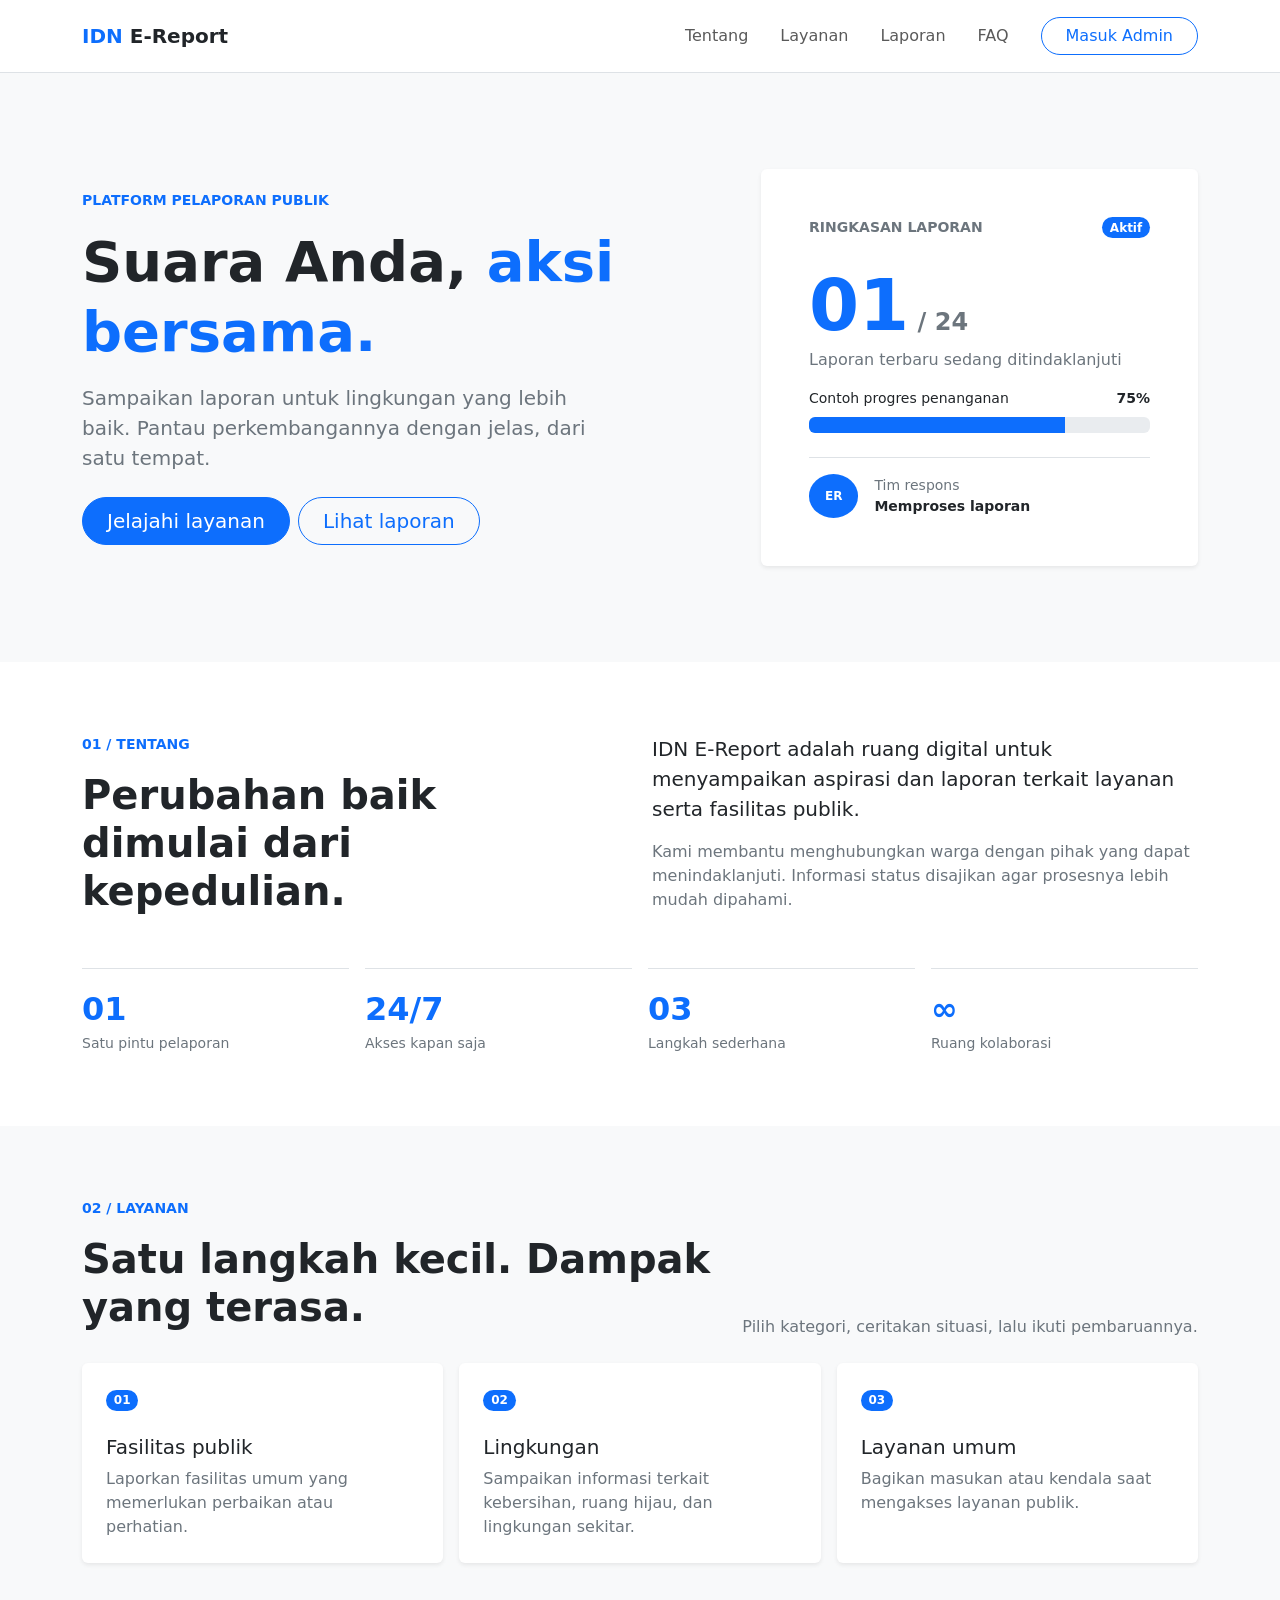
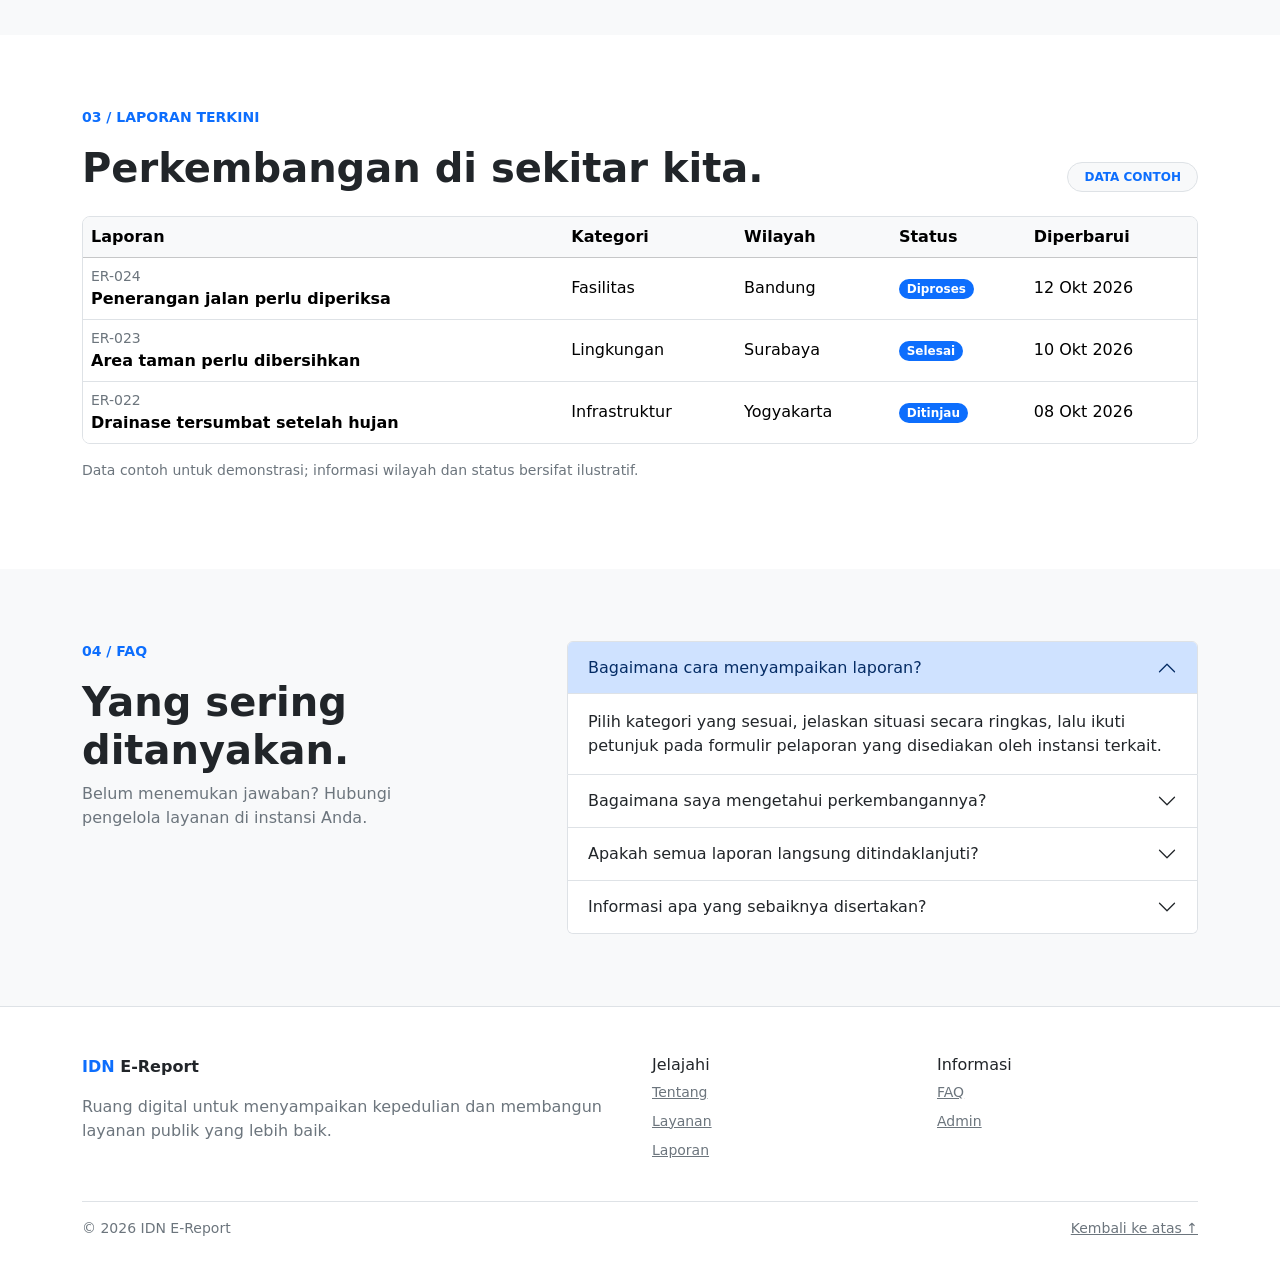
<file: index.html>
<!doctype html>
<html lang="id">
<head>
  <meta charset="utf-8">
  <meta name="viewport" content="width=device-width, initial-scale=1">
  <meta name="description" content="IDN E-Report membantu warga menyampaikan laporan dan mengikuti perkembangannya.">
  <title>IDN E-Report — Laporan untuk Perubahan</title>
  <link href="https://cdn.jsdelivr.net/npm/bootstrap@5.3.8/dist/css/bootstrap.min.css" rel="stylesheet" integrity="sha384-sRIl4kxILFvY47J16cr9ZwB07vP4J8+LH7qKQnuqkuIAvNWLzeN8tE5YBujZqJLB" crossorigin="anonymous">
</head>
<body class="text-dark">
  <a class="visually-hidden-focusable position-absolute top-0 start-0 p-3 bg-white" href="#main-content">Lewati ke konten utama</a>
  <nav class="navbar navbar-expand-lg bg-white border-bottom sticky-top" aria-label="Navigasi utama">
    <div class="container py-2">
      <a class="navbar-brand fw-bold text-primary" href="#home">IDN <span class="text-dark">E-Report</span></a>
      <button class="navbar-toggler" type="button" data-bs-toggle="collapse" data-bs-target="#navigation" aria-controls="navigation" aria-expanded="false" aria-label="Buka navigasi"><span class="navbar-toggler-icon"></span></button>
      <div class="collapse navbar-collapse" id="navigation">
        <ul class="navbar-nav ms-auto align-items-lg-center gap-lg-3">
          <li class="nav-item"><a class="nav-link" href="#about">Tentang</a></li>
          <li class="nav-item"><a class="nav-link" href="#services">Layanan</a></li>
          <li class="nav-item"><a class="nav-link" href="#reports">Laporan</a></li>
          <li class="nav-item"><a class="nav-link" href="#faq">FAQ</a></li>
          <li class="nav-item ms-lg-2"><a class="btn btn-outline-primary rounded-pill px-4" href="dashboard.html">Masuk Admin</a></li>
        </ul>
      </div>
    </div>
  </nav>

  <main id="main-content">
    <header id="home" class="bg-light py-5">
      <div class="container py-lg-5">
        <div class="row align-items-center g-5">
          <div class="col-lg-6">
            <p class="text-primary fw-semibold text-uppercase small">Platform pelaporan publik</p>
            <h1 class="display-4 fw-bold lh-sm">Suara Anda, <span class="text-primary">aksi bersama.</span></h1>
            <p class="lead text-secondary mt-3">Sampaikan laporan untuk lingkungan yang lebih baik. Pantau perkembangannya dengan jelas, dari satu tempat.</p>
            <div class="d-flex flex-wrap gap-2 mt-4">
              <a class="btn btn-primary btn-lg rounded-pill px-4" href="#services">Jelajahi layanan</a>
              <a class="btn btn-outline-primary btn-lg rounded-pill px-4" href="#reports">Lihat laporan</a>
            </div>
          </div>
          <div class="col-lg-5 offset-lg-1">
            <div class="card border-0 shadow-sm">
              <div class="card-body p-4 p-md-5">
                <div class="d-flex justify-content-between align-items-center"><span class="small text-secondary fw-semibold">RINGKASAN LAPORAN</span><span class="badge rounded-pill text-bg-primary">Aktif</span></div>
                <p class="display-2 fw-bold text-primary mb-0 mt-4">01<span class="fs-4 text-secondary"> / 24</span></p>
                <p class="text-secondary">Laporan terbaru sedang ditindaklanjuti</p>
                <div class="d-flex justify-content-between small mb-2"><span>Contoh progres penanganan</span><span class="fw-semibold">75%</span></div>
                <div class="progress" role="progressbar" aria-label="Contoh progres penanganan" aria-valuenow="75" aria-valuemin="0" aria-valuemax="100"><div class="progress-bar w-75"></div></div>
                <div class="border-top mt-4 pt-3 d-flex align-items-center gap-3"><span class="badge rounded-circle text-bg-primary p-3">ER</span><span class="small text-secondary">Tim respons<br><strong class="text-dark">Memproses laporan</strong></span></div>
              </div>
            </div>
          </div>
        </div>
      </div>
    </header>

    <section class="py-5" id="about">
      <div class="container py-lg-4">
        <div class="row g-4 align-items-start">
          <div class="col-lg-5"><p class="text-primary fw-semibold text-uppercase small">01 / Tentang</p><h2 class="display-6 fw-bold">Perubahan baik dimulai dari kepedulian.</h2></div>
          <div class="col-lg-6 offset-lg-1"><p class="fs-5">IDN E-Report adalah ruang digital untuk menyampaikan aspirasi dan laporan terkait layanan serta fasilitas publik.</p><p class="text-secondary">Kami membantu menghubungkan warga dengan pihak yang dapat menindaklanjuti. Informasi status disajikan agar prosesnya lebih mudah dipahami.</p></div>
        </div>
        <div class="row row-cols-2 row-cols-md-4 g-3 mt-4">
          <div class="col"><div class="border-top pt-3"><strong class="fs-2 text-primary">01</strong><p class="small text-secondary mb-0">Satu pintu pelaporan</p></div></div>
          <div class="col"><div class="border-top pt-3"><strong class="fs-2 text-primary">24/7</strong><p class="small text-secondary mb-0">Akses kapan saja</p></div></div>
          <div class="col"><div class="border-top pt-3"><strong class="fs-2 text-primary">03</strong><p class="small text-secondary mb-0">Langkah sederhana</p></div></div>
          <div class="col"><div class="border-top pt-3"><strong class="fs-2 text-primary">∞</strong><p class="small text-secondary mb-0">Ruang kolaborasi</p></div></div>
        </div>
      </div>
    </section>

    <section class="bg-light py-5" id="services">
      <div class="container py-lg-4">
        <div class="row align-items-end g-3 mb-4"><div class="col-lg-7"><p class="text-primary fw-semibold text-uppercase small">02 / Layanan</p><h2 class="display-6 fw-bold">Satu langkah kecil. Dampak yang terasa.</h2></div><div class="col-lg-5"><p class="text-secondary mb-0">Pilih kategori, ceritakan situasi, lalu ikuti pembaruannya.</p></div></div>
        <div class="row g-3">
          <div class="col-md-6 col-lg-4"><article class="card h-100 border-0 shadow-sm"><div class="card-body p-4"><span class="badge text-bg-primary rounded-pill mb-4">01</span><h3 class="h5">Fasilitas publik</h3><p class="text-secondary mb-0">Laporkan fasilitas umum yang memerlukan perbaikan atau perhatian.</p></div></article></div>
          <div class="col-md-6 col-lg-4"><article class="card h-100 border-0 shadow-sm"><div class="card-body p-4"><span class="badge text-bg-primary rounded-pill mb-4">02</span><h3 class="h5">Lingkungan</h3><p class="text-secondary mb-0">Sampaikan informasi terkait kebersihan, ruang hijau, dan lingkungan sekitar.</p></div></article></div>
          <div class="col-md-6 col-lg-4"><article class="card h-100 border-0 shadow-sm"><div class="card-body p-4"><span class="badge text-bg-primary rounded-pill mb-4">03</span><h3 class="h5">Layanan umum</h3><p class="text-secondary mb-0">Bagikan masukan atau kendala saat mengakses layanan publik.</p></div></article></div>
        </div>
      </div>
    </section>

    <section class="py-5" id="reports">
      <div class="container py-lg-4">
        <div class="d-flex flex-wrap justify-content-between align-items-end gap-3 mb-4"><div><p class="text-primary fw-semibold text-uppercase small">03 / Laporan terkini</p><h2 class="display-6 fw-bold mb-0">Perkembangan di sekitar kita.</h2></div><span class="badge rounded-pill text-bg-light border text-primary px-3 py-2">DATA CONTOH</span></div>
        <div class="table-responsive border rounded-3">
          <table class="table table-hover align-middle mb-0">
            <caption class="visually-hidden">Contoh laporan publik dan status penanganannya</caption>
            <thead class="table-light"><tr><th scope="col">Laporan</th><th scope="col">Kategori</th><th scope="col">Wilayah</th><th scope="col">Status</th><th scope="col">Diperbarui</th></tr></thead>
            <tbody>
              <tr><td><span class="small text-secondary d-block">ER-024</span><strong>Penerangan jalan perlu diperiksa</strong></td><td>Fasilitas</td><td>Bandung</td><td><span class="badge rounded-pill text-bg-primary">Diproses</span></td><td>12 Okt 2026</td></tr>
              <tr><td><span class="small text-secondary d-block">ER-023</span><strong>Area taman perlu dibersihkan</strong></td><td>Lingkungan</td><td>Surabaya</td><td><span class="badge rounded-pill text-bg-primary">Selesai</span></td><td>10 Okt 2026</td></tr>
              <tr><td><span class="small text-secondary d-block">ER-022</span><strong>Drainase tersumbat setelah hujan</strong></td><td>Infrastruktur</td><td>Yogyakarta</td><td><span class="badge rounded-pill text-bg-primary">Ditinjau</span></td><td>08 Okt 2026</td></tr>
            </tbody>
          </table>
        </div>
        <p class="small text-secondary mt-3">Data contoh untuk demonstrasi; informasi wilayah dan status bersifat ilustratif.</p>
      </div>
    </section>

    <section class="bg-light py-5" id="faq">
      <div class="container py-lg-4">
        <div class="row g-5"><div class="col-lg-4"><p class="text-primary fw-semibold text-uppercase small">04 / FAQ</p><h2 class="display-6 fw-bold">Yang sering ditanyakan.</h2><p class="text-secondary">Belum menemukan jawaban? Hubungi pengelola layanan di instansi Anda.</p></div>
          <div class="col-lg-7 offset-lg-1"><div class="accordion" id="faqAccordion">
            <div class="accordion-item"><h3 class="accordion-header"><button class="accordion-button" type="button" data-bs-toggle="collapse" data-bs-target="#faqOne" aria-expanded="true" aria-controls="faqOne">Bagaimana cara menyampaikan laporan?</button></h3><div id="faqOne" class="accordion-collapse collapse show" data-bs-parent="#faqAccordion"><div class="accordion-body">Pilih kategori yang sesuai, jelaskan situasi secara ringkas, lalu ikuti petunjuk pada formulir pelaporan yang disediakan oleh instansi terkait.</div></div></div>
            <div class="accordion-item"><h3 class="accordion-header"><button class="accordion-button collapsed" type="button" data-bs-toggle="collapse" data-bs-target="#faqTwo" aria-expanded="false" aria-controls="faqTwo">Bagaimana saya mengetahui perkembangannya?</button></h3><div id="faqTwo" class="accordion-collapse collapse" data-bs-parent="#faqAccordion"><div class="accordion-body">Gunakan nomor referensi laporan yang diberikan setelah pengiriman untuk melihat pembaruan status, jika fitur pelacakan tersedia pada instansi Anda.</div></div></div>
            <div class="accordion-item"><h3 class="accordion-header"><button class="accordion-button collapsed" type="button" data-bs-toggle="collapse" data-bs-target="#faqThree" aria-expanded="false" aria-controls="faqThree">Apakah semua laporan langsung ditindaklanjuti?</button></h3><div id="faqThree" class="accordion-collapse collapse" data-bs-parent="#faqAccordion"><div class="accordion-body">Setiap laporan perlu ditinjau terlebih dahulu. Waktu dan langkah tindak lanjut bergantung pada jenis laporan serta kewenangan instansi terkait.</div></div></div>
            <div class="accordion-item"><h3 class="accordion-header"><button class="accordion-button collapsed" type="button" data-bs-toggle="collapse" data-bs-target="#faqFour" aria-expanded="false" aria-controls="faqFour">Informasi apa yang sebaiknya disertakan?</button></h3><div id="faqFour" class="accordion-collapse collapse" data-bs-parent="#faqAccordion"><div class="accordion-body">Sertakan lokasi, waktu, dan uraian yang jelas. Tambahkan foto jika diminta dan pastikan informasi yang dibagikan relevan dengan laporan.</div></div></div>
          </div></div>
        </div>
      </div>
    </section>
  </main>

  <footer class="py-5 border-top">
    <div class="container"><div class="row g-4"><div class="col-lg-6"><a class="navbar-brand fw-bold text-primary" href="#home">IDN <span class="text-dark">E-Report</span></a><p class="text-secondary mt-3 mb-0">Ruang digital untuk menyampaikan kepedulian dan membangun layanan publik yang lebih baik.</p></div><div class="col-6 col-lg-3"><h2 class="h6">Jelajahi</h2><ul class="list-unstyled small"><li class="mb-2"><a class="link-secondary" href="#about">Tentang</a></li><li class="mb-2"><a class="link-secondary" href="#services">Layanan</a></li><li class="mb-2"><a class="link-secondary" href="#reports">Laporan</a></li></ul></div><div class="col-6 col-lg-3"><h2 class="h6">Informasi</h2><ul class="list-unstyled small"><li class="mb-2"><a class="link-secondary" href="#faq">FAQ</a></li><li class="mb-2"><a class="link-secondary" href="admin/dashboard.html">Admin</a></li></ul></div></div><div class="border-top mt-4 pt-3 d-flex flex-wrap justify-content-between gap-2 small text-secondary"><span>© 2026 IDN E-Report</span><a class="link-secondary" href="#home">Kembali ke atas ↑</a></div></div>
  </footer>
  <script src="https://cdn.jsdelivr.net/npm/bootstrap@5.3.8/dist/js/bootstrap.bundle.min.js" integrity="sha384-FKyoEForCGlyvwx9Hj09JcYn3nv7wiPVlz7YYwJrWVcXK/BmnVDxM+D2scQbITxI" crossorigin="anonymous"></script>
</body>
</html>
</file>
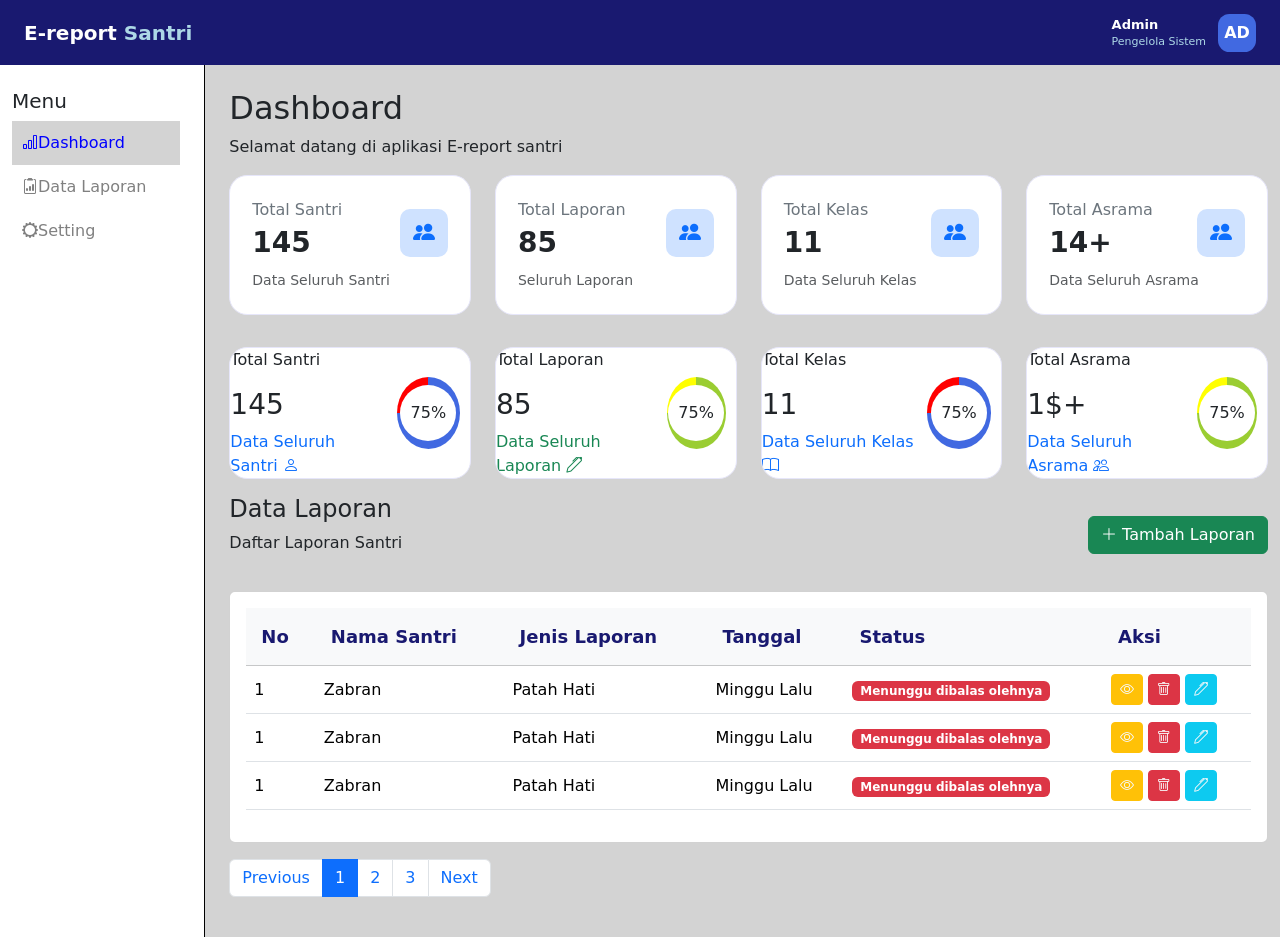
<file: dashboard.html>
<!DOCTYPE html>
<html lang="en">
<head>
    <meta charset="UTF-8">
    <meta name="viewport" content="width=device-width, initial-scale=1.0">
    <title>Document</title>
 <!-- Menggunakan CDN Bootstrap (Online) agar langsung jalan -->
    <link href="https://cdn.jsdelivr.net/npm/bootstrap@5.3.3/dist/css/bootstrap.min.css" rel="stylesheet">
    <!-- Bootstrap Icons CDN -->
    <link rel="stylesheet" href="https://cdn.jsdelivr.net/npm/bootstrap-icons@1.11.3/font/bootstrap-icons.min.css">
    <link rel="stylesheet" href="style.css">
</head>
<body>
    
    <nav class="navbar topbar px-4">
        <span class="navbar-brand text-white  fw-bold ">E-report <span class="brand-light">Santri</span> </span>
            <div class="admin-profile">
                <div>
                    <span>Admin</span>
                    <small>Pengelola Sistem</small>
                </div>
                <div class="admin-avatar">AD</div>
            </div>
    </nav>
    <div class="row">
        <aside class="sidebar col-lg-2 p-4">
            <h5>Menu</h5>
            <a href="dashboard.html" class="menu-link active"><i class="bi bi-bar-chart"></i>Dashboard</a>
            <a href="statistik.html" class="menu-link "><i class="bi bi-clipboard2-data"></i>Data Laporan</a>
            <a href="settings.html" class="menu-link"><i class="bi bi-gear-wide"></i>Setting</a>
        </aside>
        <main class="col-lg-10 p-4">
            <h2>Dashboard</h2>
            <p>Selamat datang di aplikasi E-report santri</p>
            <div class="row">

                <!-- Card 1 -->
                <div class="col-lg-3">
                    <div class="card stat-card h-100">
                        <div class="card-body">
                        <div class="d-flex justify-content-between align-items-center">
                            <div>
                                <p class="text-secondary mb-1">Total Santri</p>
                                <h3 class="fw-bold">145</h3>
                            </div>

                            <div class="stat-icon bg-primary-subtle text-primary">
                                <i class="bi bi-people-fill"></i>
                            </div>
                        </div>
                        <small class="text-muted"> Data Seluruh Santri</small>
                    </div>
                    </div>
                </div>
                <!-- End Card 1 -->

                <!-- Card 2 -->
                <div class="col-lg-3">
                    <div class="card stat-card h-100">
                        <div class="card-body">
                        <div class="d-flex justify-content-between align-items-center">
                            <div>
                                <p class="text-secondary mb-1">Total Laporan</p>
                                <h3 class="fw-bold">85</h3>
                            </div>

                            <div class="stat-icon bg-primary-subtle text-primary">
                                <i class="bi bi-people-fill"></i>
                            </div>
                        </div>
                        <small class="text-muted"> Seluruh Laporan</small>
                    </div>
                    </div>
                </div>
                <!-- End Card 2 -->

                <!-- Card 3 -->
                <div class="col-lg-3">
                    <div class="card stat-card h-100">
                        <div class="card-body">
                        <div class="d-flex justify-content-between align-items-center">
                            <div>
                                <p class="text-secondary mb-1">Total Kelas</p>
                                <h3 class="fw-bold">11</h3>
                            </div>

                            <div class="stat-icon bg-primary-subtle text-primary">
                                <i class="bi bi-people-fill"></i>
                            </div>
                        </div>
                        <small class="text-muted"> Data Seluruh Kelas</small>
                    </div>
                    </div>
                </div>
                <!-- End Card 3 -->

                <!-- Card 4 -->
                <div class="col-lg-3">
                    <div class="card stat-card h-100">
                        <div class="card-body">
                        <div class="d-flex justify-content-between align-items-center">
                            <div>
                                <p class="text-secondary mb-1">Total Asrama</p>
                                <h3 class="fw-bold">14+</h3>
                            </div>

                            <div class="stat-icon bg-primary-subtle text-primary">
                                <i class="bi bi-people-fill"></i>
                            </div>
                        </div>
                        <small class="text-muted"> Data Seluruh Asrama</small>
                    </div>
                    </div>
                </div>
                <!-- End Card 4 -->
            </div>

            <div class="row g-4 mt-2">

                <!-- card-stat-1 -->

                <div class="col-lg-3">
                    <div class="card stat-card">
                        <div class="stat-atas">
                            <div>
                                <p>Total Santri</p>
                                <h3>145</h3>
                                <span class="stat-keterangan text-primary">
                                    Data Seluruh Santri
                                    <i class="bi bi-person"></i>
                                </span>
                            </div>
                            <div class="lingkaran-progres progres-biru">
                                <div class="isi-lingkaran"> 75% <span></span>
                                </div>
                            </div>
                            <div class="garis-progres">
                                <div class="isi-garis garis-biru">
                                    
                                </div>
                            </div>
                        </div>
                    </div>  
                </div>

                 <!-- end card-stat-1 -->

                <!-- card-stat-2 -->

                <div class="col-lg-3">
                    <div class="card stat-card">
                        <div class="stat-atas">
                            <div>
                                <p>Total Laporan</p>
                                <h3>85</h3>
                                <span class="stat-keterangan text-success">
                                    Data Seluruh Laporan
                                    <i class="bi bi-pen"></i>
                                </span>
                            </div>
                            <div class="lingkaran-progres progres-hijau">
                                <div class="isi-lingkaran"> 75% <span></span>
                                </div>
                            </div>
                            <div class="garis-progres">
                                <div class="isi-garis garis-hijau">
                                    
                                </div>
                            </div>
                        </div>
                    </div>  
                </div>

                 <!-- end card-stat-2 -->

                <!-- card-stat-3 -->

                <div class="col-lg-3">
                    <div class="card stat-card">
                        <div class="stat-atas">
                            <div>
                                <p>Total Kelas</p>
                                <h3>11</h3>
                                <span class="stat-keterangan text-primary">
                                    Data Seluruh Kelas
                                    <i class="bi bi-book"></i>
                                </span>
                            </div>
                            <div class="lingkaran-progres progres-biru">
                                <div class="isi-lingkaran"> 75% <span></span>
                                </div>
                            </div>
                            <div class="garis-progres">
                                <div class="isi-garis garis-biru">
                                    
                                </div>
                            </div>
                        </div>
                    </div>  
                </div>

                 <!-- end card-stat-1 -->

                <!-- card-stat-4 -->

                <div class="col-lg-3">
                    <div class="card stat-card">
                        <div class="stat-atas">
                            <div>
                                <p>Total Asrama</p>
                                <h3>1$+</h3>
                                <span class="stat-keterangan text-primary">
                                    Data Seluruh Asrama
                                    <i class="bi bi-people"></i>
                                </span>
                            </div>
                            <div class="lingkaran-progres progres-hijau">
                                <div class="isi-lingkaran"> 75% <span></span>
                                </div>
                            </div>
                            <div class="garis-progres">
                                <div class="isi-garis garis-hijau">
                                    
                                </div>
                            </div>
                        </div>
                    </div>  
                </div>

                 <!-- end-card-stat-4 -->

            </div>

            <div class="mt-3">
                <div class="d-flex justify-content-between align-items-center mb-3">
                    <div class="judul-bagian mb-1">
                        <h4>Data Laporan</h4>
                        <p>Daftar Laporan Santri</p>
                    </div>
                    <button class="btn btn-success"> <i class="bi bi-plus-lg"></i> Tambah Laporan</button>
                </div>


                <div class="card tabel-laporan">
                    <div class="card-body">
                        <div class="table-responsive">
                    <table class="table table-hover align-middle">
                        <thead class="table-light">
                            <tr>
                                <th>No</th>
                                <th>Nama Santri</th>
                                <th>Jenis Laporan</th>
                                <th>Tanggal</th>
                                <th>Status</th>
                                <th>Aksi</th>
                            </tr>
                        </thead>
                        <tbody>
                            <tr>
                                <td>1</td>
                                <td>Zabran</td>
                                <td>Patah Hati</td>
                                <td>Minggu Lalu</td>
                                <td> <span class="badge text-bg-danger">Menunggu dibalas olehnya</span></td>
                                <td>
                                    <button class="btn btn-sm btn-warning text-light"><i class="bi bi-eye"></i></button>
                                    <button class="btn btn-sm btn-danger text-light"><i class="bi bi-trash"></i></button>
                                    <button class="btn btn-sm btn-info text-light"><i class="bi bi-pen"></i></button>
                                </td>
                            </tr>
                        </tbody>

                        <tbody>
                            <tr>
                                <td>1</td>
                                <td>Zabran</td>
                                <td>Patah Hati</td>
                                <td>Minggu Lalu</td>
                                <td> <span class="badge text-bg-danger">Menunggu dibalas olehnya</span></td>
                                <td>
                                    <button class="btn btn-sm btn-warning text-light"><i class="bi bi-eye"></i></button>
                                    <button class="btn btn-sm btn-danger text-light"><i class="bi bi-trash"></i></button>
                                    <button class="btn btn-sm btn-info text-light"><i class="bi bi-pen"></i></button>
                                </td>
                            </tr>
                        </tbody>

                        <tbody>
                            <tr>
                                <td>1</td>
                                <td>Zabran</td>
                                <td>Patah Hati</td>
                                <td>Minggu Lalu</td>
                                <td> <span class="badge text-bg-danger">Menunggu dibalas olehnya</span></td>
                                <td>
                                    <button class="btn btn-sm btn-warning text-light"><i class="bi bi-eye"></i></button>
                                    <button class="btn btn-sm btn-danger text-light"><i class="bi bi-trash"></i></button>
                                    <button class="btn btn-sm btn-info text-light"><i class="bi bi-pen"></i></button>
                                </td>
                            </tr>
                        </tbody>

                    </table>
                </div>
                    </div>
                </div>
                

            </div>

            <ul class="pagination mt-3">
                <li class="page-item"><a href="" class="page-link">Previous</a></li>
                <li class="page-item"><a href="" class="page-link active">1</a></li>
                <li class="page-item"><a href="" class="page-link">2</a></li>
                <li class="page-item"><a href="" class="page-link">3</a></li>
                <li class="page-item"><a href="" class="page-link">Next</a></li>
            </ul>

        </main>
    </div>


    <script src="bootstrap/js/bootstrap.bundle.min.js"></script>

</body>
</html>
</file>
<file: style.css>
body {
    background-color: lightgrey;
    overflow-x: hidden;
}

    /* Syle Navbar  */
.topbar {
    background-color: midnightblue;
    min-height: 65px;

}

.brand-light {
    color: lightblue;
}

.admin-profile {
    display: flex;
    color: white;
    align-items: center;
    gap: 12px;
}

.admin-profile span, .admin-profile small {
    display: block;
}

.admin-profile span {
    font-size: 13px;
    font-weight: bold;
}

.admin-profile small {
    color: lightblue;
    font-size: 11px;
}

.admin-avatar {
    background-color: royalblue;
    color: white;
    width: 38px;
    height: 38px;
    display: flex;
    align-items: center;
    justify-content: center;
    border-radius: 30%;
    font-weight: bold;
}

    /* Style Sidebar */
.sidebar {
    background-color: white;
    min-height: calc(100vh - 65px);
    border-right: 1px solid black;
    display: flex;
    flex-direction: column;
}

.menu-link {
    text-decoration: none;
    color: gray;
    padding: 10px;
}

.menu-link.active {
    background-color: lightgray;
    color: blue;
}

/* Style stat */

.stat-card{
    border: none;
    border-radius: 35px;
    transition: 0.5s;
}

.stat-card:hover{
    transform: translateY(-5px);
    box-shadow: 0px 8px 20px black;
}

.stat-icon{
    width: 48px;
    height: 48px;
    border-radius: 10px;
    background-color: lightgray;
    display: flex;
    justify-content: center;
    align-items: center;
    font-size: 22px;
}

.tabel-laporan thead th{
    color: midnightblue;
    white-space: nowrap;
    font-size: 18px;
    padding: 15px;
}

/* Style Stats */

.stat-card{
    border: 1px solid lavender;
    border-radius: 18px;
    overflow: hidden;
}

.stat-card .card-body{
    padding: 22px;
}

.stat-atas{
    display: flex;
    justify-content: space-between;
    align-items: center;
    gap: 10px;
}

.stat-label{
    color: slategray;
    font-size: 14px;
}

.lingkaran-progres{
    width: 72px;
    height: 72px;
    border-radius: 50%;
    display: flex;
    align-items: center;
    justify-content: center;
}

.progres-biru{
    background: conic-gradient(
        royalblue 0% 75%,
        red 75% 100%
    )
}

.progres-hijau{
    background: conic-gradient(
        yellowgreen 0% 75%,
        yellow 75% 100%
    )
}

.isi-lingkaran{
    width: 56px;
    height: 56px;
    background-color: white;
    border-radius: 50%;
    display: flex;
    align-items: center;
    justify-content: center;
}

.garis-progres{
    height: 7px;
    background-color: black;
    margin-top: 22px;
    border-radius: 20px;
}

.isi-garis{
    height: 100%;
}

.garis-biru{
    background-color: royalblue;
}

.garis-hijau{
    background-color: greenyellow;
}

.area-grafik{
    position: relative;
}
</file>
